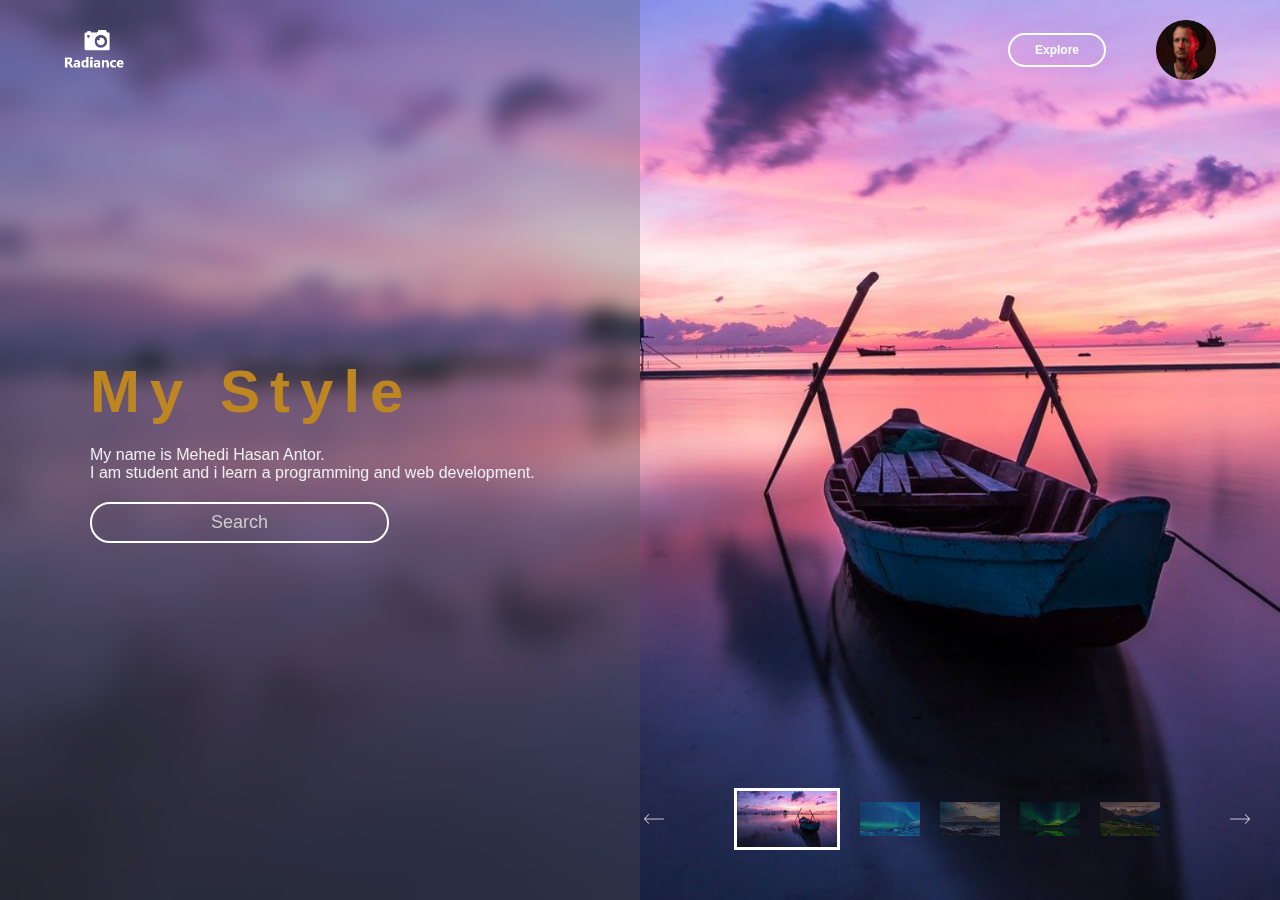
<file: index.html>
<!DOCTYPE html>
<html lang="en">
<head>
    <meta charset="UTF-8">
    <meta http-equiv="X-UA-Compatible" content="IE=edge">
    <meta name="viewport" content="width=device-width, initial-scale=1.0">
    <title>Document</title>
    <link rel="stylesheet" href="style.css">
</head>
<body>
      <div id="hero">
        <div class="navbar">
        <img src="images/logo.png" class="logo">
        <div class="user">
      <button type="button">Explore</button>
      <img src="images/user.png">
     
        </div>
    </div>
    <div class="container">
       <div class="info">
          <h1>My Style</h1>
          <p>My name is Mehedi Hasan Antor.<br> I am student and i learn a programming and web development.</p>
          <input type="text" placeholder="Search">
       </div>
    </div>
      <div class="slider">
        <img src="images/left-arrow.png" alt="" id="previes">
        <div class="preview">
         <img src="images/small1.png" class="active thumbnail">
         <img src="images/small2.png" class="thumbnail">
         <img src="images/small3.png" class="thumbnail">
         <img src="images/small4.png" class="thumbnail">
         <img src="images/small5.png" class="thumbnail">
        </div>
        <img src="images/right-arrow.png" alt="" id="next">
      </div>
      </div>
       <script>
            var prev =document.getElementById("prev")
            var next =document.getElementById("next")
            var thumbnail =document.getElementByIdClassName("thumbnail");
            var hero =document.getElementById("hero")
             var backgroundImg = new Array(
                  "images/bg1.png"
                  "images/bg2.png"
                  "images/bg3.png"
                  "images/bg4.png"
                  "images/bg5.png"
             );
              let i =0;
             next.onclick = function(){
                 if(i < 4){
                     hero.style.backgroundImage = 'url("'+backgroundImage[i+1]+'")';
                     thumbnail[i+1].classList.add("active");
                     thumbnail[i].classList.remove("active");
                     i++;
                 }
                }
                prev.onclick = function(){
                    if(i > 0){
                          hero.style.backgroundImage ='url("'+backgroundImg[i+1]+'")';
                          
                          thumbnail[i-1].classList.add("active");
                        thumbnail[i].classList.remove("active");
                         i++;
                    }
                }
               
             
          



       </script>

</body>
</html>
</file>
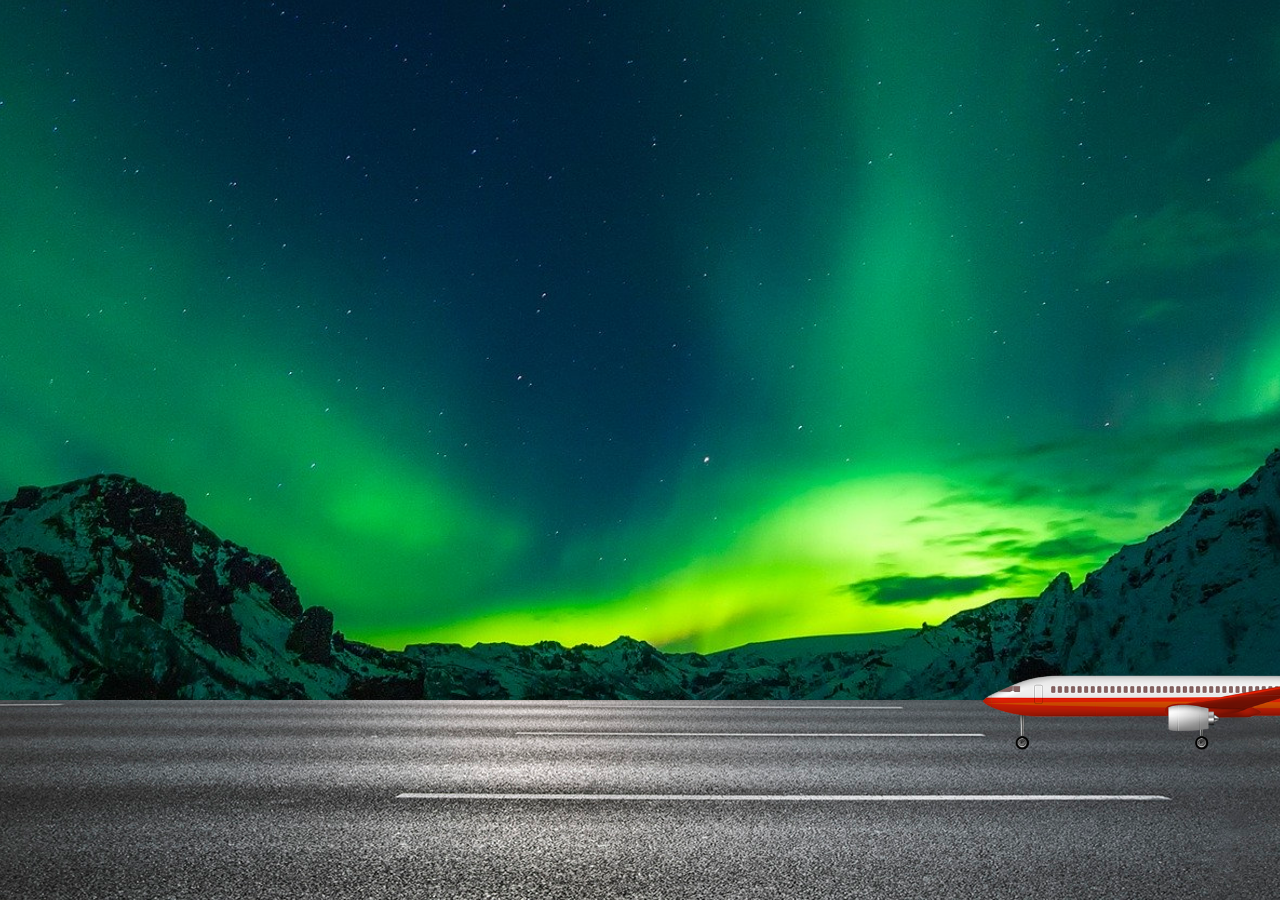
<file: index1.html>
<!DOCTYPE html>
<html lang="en">
<head>
    <meta charset="UTF-8">
    <meta http-equiv="X-UA-Compatible" content="IE=edge">
    <meta name="viewport" content="width=device-width, initial-scale=1.0">
    <title>css animaction</title>
    <link rel="stylesheet" href="style1.css">
</head>
<body>
      <div class="container">
        <div class="ranway">
         </div>
    <img src="images/airplane.png" class="airplan">
      </div>

</body>
</html>
</file>
<file: style.css>
*{
     margin:0;
     padding:0;
     font-family: sans-serif;
}
#hero{
      width:100%;
      height:100vh;
      background-image: url(images/bg1.png);
      background-size: cover;
      background-position: center;
      position:relative;
}
.navbar{
      width: 90%;
      margin: auto;
      display: flex;
      align-items: center;
      justify-content:space-between;
      position:relative;
      z-index:10;
}
.navbar .logo{
           width:60px;
           margin:30px 0;
           cursor:pointer;
}
.user{
      display:flex;
      align-items:center;
     
}
.user img{
         width:60px;
         margin-left:50px;
         cursor:pointer;
}
button{
      padding:8px 25px;
      background:transparent;
      outline:none;
      border:2px solid #fff;
      border-radius: 30px;
      color:#fff;
      font-size:12px;
      font-weight:bold;
      cursor:pointer;
}
.container{
          width:50%;
          height:100vh;
          background:rgba(86, 86,86,0.3);
          backdrop-filter: blur(10px);
          position:absolute;
          left:0;
          top:0;
}
.info{
      width:550px;
      color:#fff;
      position:absolute;
      right:0;
      top:50%;
      transform:translateY(-50%)
}
.info h1{
       font-size:60px;
       letter-spacing:10px;
       color:#bd8621;
}
.info p{
       color: #f0eef1;
       margin:20px 0;
       line-height:18px;
}
.info input{
        width:50%;
         text-align:center;
         padding:8px 10px;
         border: 2px solid #fff;
         outline:none;
         border-radius: 20px;
         background:transparent;
         color:#fff;
         font-size:18px;
          color:#bde218;
}
::placeholder{
             color:#ccc;
}
.slider{
      display:flex;
      align-items: center;
      position:absolute;
      right:30px;
      bottom:50px;
}
#previes,#next{
             width:20px;
             cursor:pointer;
}
.preview{
       display:flex;
       align-items: center;
       margin:0 60px;
}
.preview img{
           width:60px;
           margin:0 10px;
           opacity:0.4;
}
.preview .active{
             display:block;
             border:3px solid #fff;
             width:100px;
             opacity:1;
}
</file>
<file: style1.css>
*{
    margin:0;
    padding: 0;
}
.container{
          height:100vh;
          width:100%;
          background-image: url(images/bg4.png);
          background: cover;
          background-position: center;
          position:relative;
          overflow: hidden;
}
.ranway{
       height: 200px;
       width: 100%;
       background-image: url(images/road.jpg);
       position: absolute;
       left:0;
       bottom:0;
}
.airplan{
        width: 500px;
        position: absolute;
        bottom: 150px;
        right: -200px;
        animation:plan 4s linear infinite;
        transform-origin: 100% 50%;
}
@keyframes plan{
             0%{
                 transform: translateX(0px) translateY(0px) rotate(0deg);
             }
             30%{
                 transform: translateX(-500px) translateY(0px) rotate(0deg);
             }
             100%{
                 transform: translateX(-1500px) translateY(-200px) rotate(20deg);
             }
}
</file>
